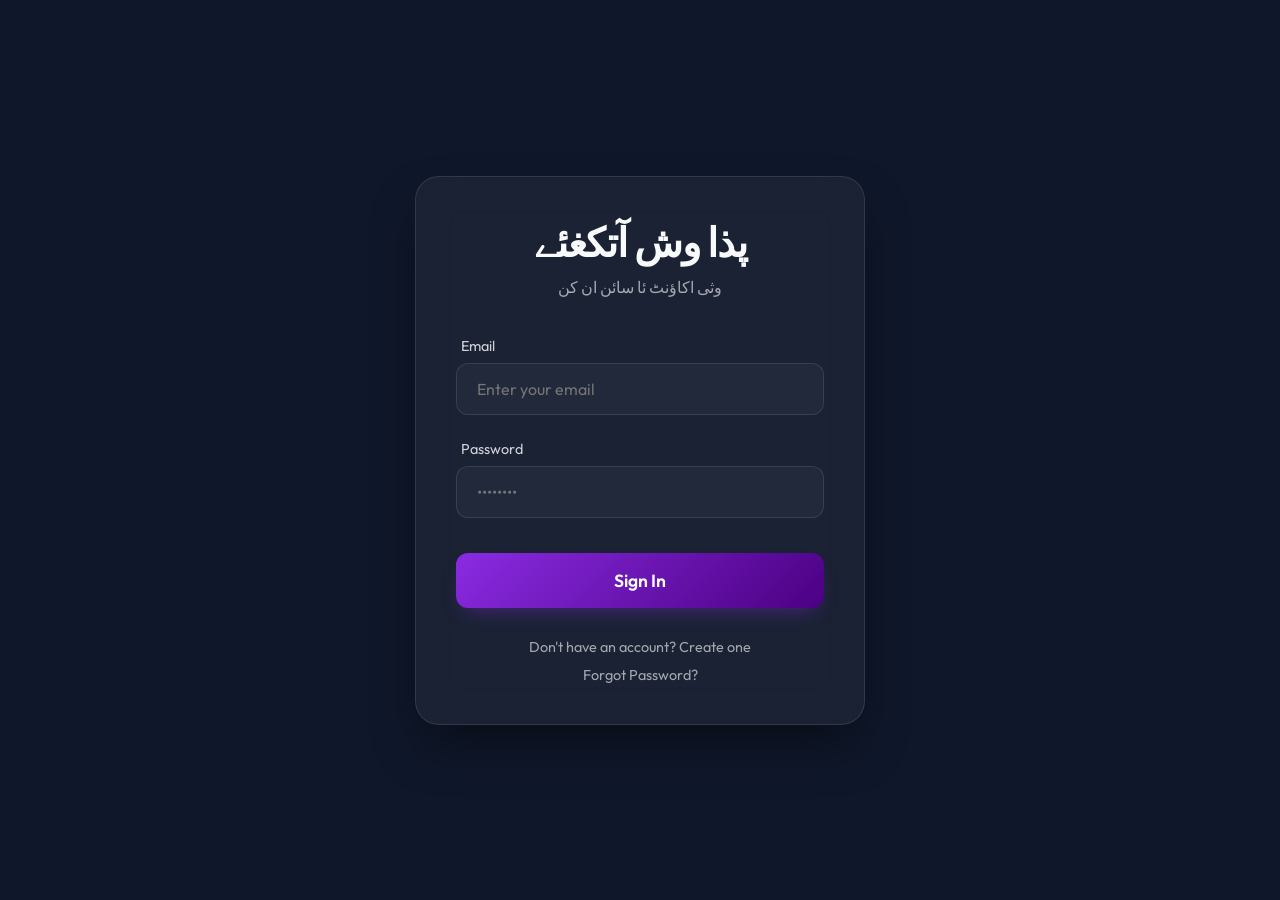
<file: index.html>
<!DOCTYPE html>
<html lang="en">

<head>
    <meta charset="UTF-8">
    <meta name="viewport" content="width=device-width, initial-scale=1.0">
    <title>Login</title>
    <link rel="preconnect" href="https://fonts.googleapis.com">
    <link rel="preconnect" href="https://fonts.gstatic.com" crossorigin>
    <link href="https://fonts.googleapis.com/css2?family=Outfit:wght@300;400;600;700&display=swap" rel="stylesheet">
    <link rel="stylesheet" href="css/style.css">
    <style>
        body {
            background: #0f172a;
        }
    </style>
</head>

<body>
    <div class="login-container">
        <div class="login-header">
            <h1>پذا وش آتکغئے</h1>
            <p>وثی اکاؤنٹ ئا سائن ان کن</p>
        </div>
        <form onsubmit="event.preventDefault(); window.location.href='dashboard.html'">
            <div class="form-group">
                <label for="email">Email</label>
                <div class="input-wrapper">
                    <input type="email" id="email" name="email" placeholder="Enter your email" required>
                    <div class="input-focus-line"></div>
                </div>
            </div>
            <div class="form-group">
                <label for="password">Password</label>
                <div class="input-wrapper">
                    <input type="password" id="password" name="password" placeholder="••••••••" required>
                    <div class="input-focus-line"></div>
                </div>
            </div>
            <button type="submit" class="btn-login">Sign In</button>
        </form>
        <div class="footer-links" style="display: flex; flex-direction: column; gap: 10px; align-items: center;">
            <a href="signup.html">Don't have an account? Create one</a>
            <a href="#">Forgot Password?</a>
        </div>
    </div>
    <script src="js/script.js"></script>
</body>

</html>
</file>
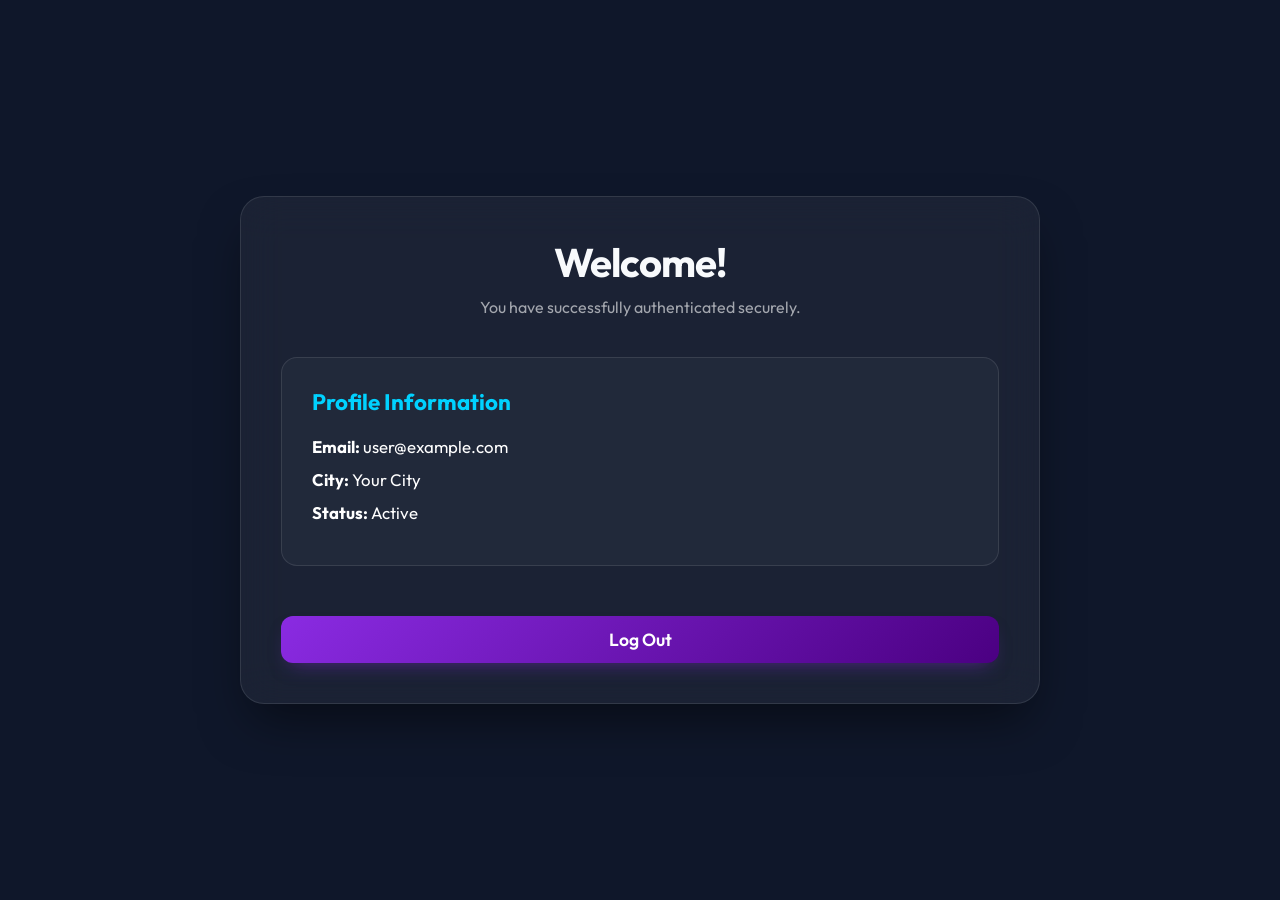
<file: dashboard.html>
<!DOCTYPE html>
<html lang="en">

<head>
    <meta charset="UTF-8">
    <meta name="viewport" content="width=device-width, initial-scale=1.0">
    <title>Dashboard | Premium Experience</title>
    <link rel="preconnect" href="https://fonts.googleapis.com">
    <link rel="preconnect" href="https://fonts.gstatic.com" crossorigin>
    <link href="https://fonts.googleapis.com/css2?family=Outfit:wght@300;400;600;700&display=swap" rel="stylesheet">
    <link rel="stylesheet" href="css/style.css">
    <style>
        body {
            background: #0f172a;
        }
    </style>
</head>

<body style="flex-direction: column;">
    <div class="login-container dashboard-container">
        <div class="login-header">
            <h1>Welcome!</h1>
            <p>You have successfully authenticated securely.</p>
        </div>
        <div class="profile-card">
            <h3 class="card-title">Profile Information</h3>
            <ul class="profile-list">
                <li><strong>Email:</strong> user@example.com</li>
                <li><strong>City:</strong> Your City</li>
                <li><strong>Status:</strong> Active</li>
            </ul>
        </div>
        <div style="margin-top: 40px; text-align: center;">
            <a href="index.html" class="btn-login"
                style="display: inline-block; text-decoration: none; padding: 12px 40px;">Log Out</a>
        </div>
    </div>
</body>

</html>
</file>
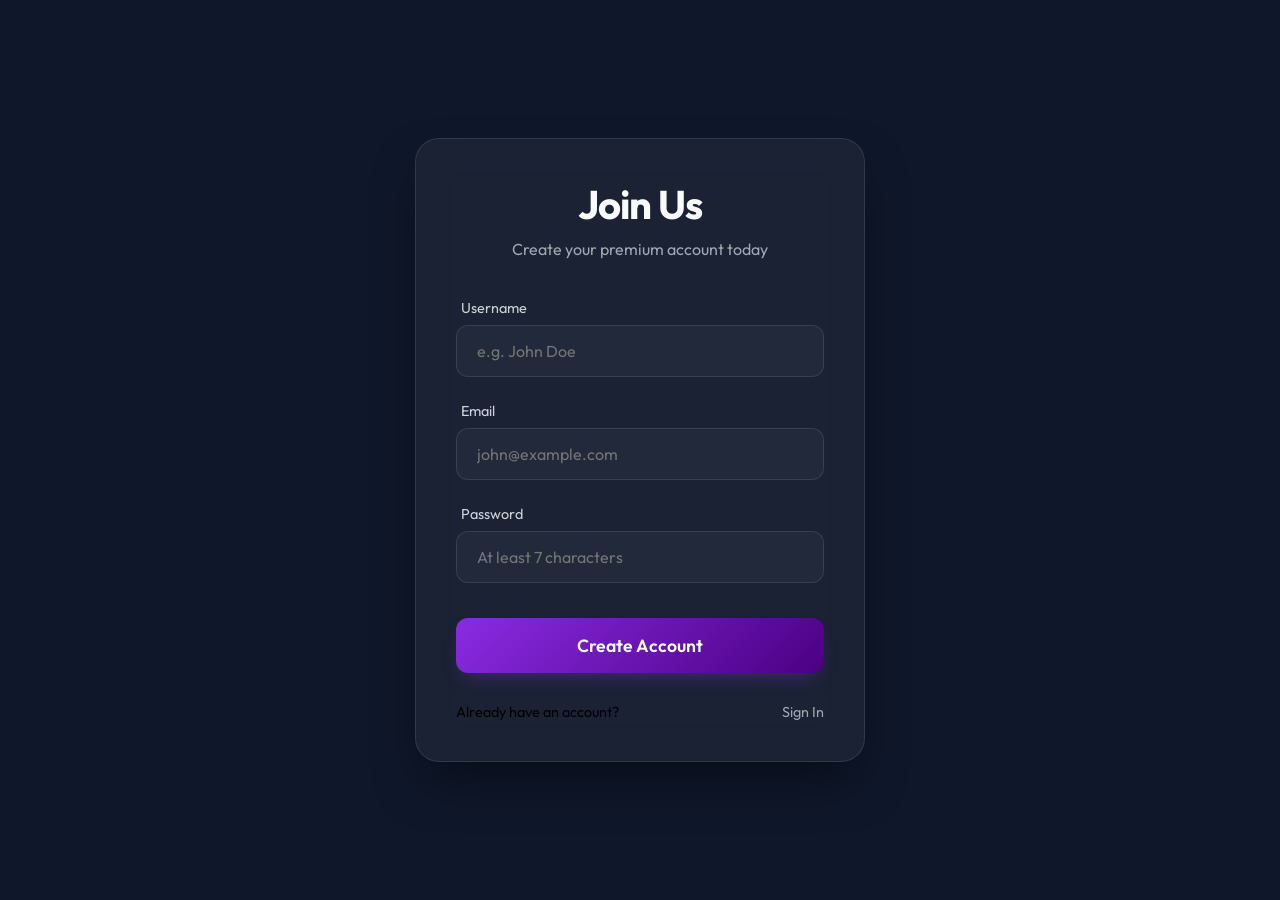
<file: signup.html>
<!DOCTYPE html>
<html lang="en">

<head>
    <meta charset="UTF-8">
    <meta name="viewport" content="width=device-width, initial-scale=1.0">
    <title>Create Account | Premium Experience</title>
    <link rel="preconnect" href="https://fonts.googleapis.com">
    <link rel="preconnect" href="https://fonts.gstatic.com" crossorigin>
    <link href="https://fonts.googleapis.com/css2?family=Outfit:wght@300;400;600;700&display=swap" rel="stylesheet">
    <link rel="stylesheet" href="css/style.css">
    <style>
        body {
            background: #0f172a;
        }
    </style>
</head>

<body>
    <div class="login-container">
        <div class="login-header">
            <h1>Join Us</h1>
            <p>Create your premium account today</p>
        </div>
        <form onsubmit="event.preventDefault(); window.location.href='index.html'">
            <div class="form-group">
                <label for="username">Username</label>
                <div class="input-wrapper">
                    <input type="text" id="username" name="username" placeholder="e.g. John Doe" required>
                    <div class="input-focus-line"></div>
                </div>
            </div>
            <div class="form-group">
                <label for="email">Email</label>
                <div class="input-wrapper">
                    <input type="email" id="email" name="email" placeholder="john@example.com" required>
                    <div class="input-focus-line"></div>
                </div>
            </div>
            <div class="form-group">
                <label for="password">Password</label>
                <div class="input-wrapper">
                    <input type="password" id="password" name="password" placeholder="At least 7 characters" required
                        minlength="7">
                    <div class="input-focus-line"></div>
                </div>
            </div>
            <button type="submit" class="btn-login">Create Account</button>
        </form>
        <div class="footer-links">
            <span>Already have an account?</span>
            <a href="index.html">Sign In</a>
        </div>
    </div>
    <script src="js/script.js"></script>
</body>

</html>
</file>
<file: css/style.css>
:root {
    --primary: #8a2be2;
    --secondary: #4b0082;
    --accent: #00d2ff;
    --bg-dark: #0f172a;
    --text-white: #f8fafc;
    --glass-bg: rgba(255, 255, 255, 0.05);
    --glass-border: rgba(255, 255, 255, 0.1);
}

* {
    margin: 0;
    padding: 0;
    box-sizing: border-box;
    font-family: 'Outfit', sans-serif;
}

body {
    min-height: 100vh;
    display: flex;
    align-items: center;
    justify-content: center;
    background: url('/static/home/images/bg.png') no-repeat center center fixed;
    background-size: cover;
    overflow-x: hidden;
    overflow-y: auto;
    padding: 20px;
}

.login-container {
    width: 100%;
    max-width: 450px;
    padding: 40px;
    background: var(--glass-bg);
    backdrop-filter: blur(20px);
    -webkit-backdrop-filter: blur(20px);
    border: 1px solid var(--glass-border);
    border-radius: 24px;
    box-shadow: 0 25px 50px -12px rgba(0, 0, 0, 0.5);
    animation: fadeIn 0.8s ease-out;
}

/* Response for Mobile Devices */
@media (max-width: 480px) {
    body {
        padding: 15px;
        align-items: flex-start;
        /* Better for long forms on small screens */
    }

    .login-container {
        padding: 30px 20px;
        border-radius: 20px;
        margin-top: 20px;
        margin-bottom: 20px;
    }

    .login-header h1 {
        font-size: 1.8rem;
    }

    .login-header p {
        font-size: 0.9rem;
    }

    .footer-links {
        flex-direction: column;
        gap: 15px;
    }

    input {
        padding: 12px 15px;
    }

    .btn-login {
        padding: 14px;
        font-size: 1rem;
    }
}

/* Premium Enhancements */
.login-container:hover {
    border-color: rgba(255, 255, 255, 0.2);
    box-shadow: 0 30px 60px -12px rgba(0, 0, 0, 0.6);
    transition: all 0.4s ease;
}

@keyframes fadeIn {
    from {
        opacity: 0;
        transform: translateY(30px);
    }

    to {
        opacity: 1;
        transform: translateY(0);
    }
}

.login-header {
    text-align: center;
    margin-bottom: 40px;
}

.login-header h1 {
    color: var(--text-white);
    font-size: 2.5rem;
    font-weight: 700;
    letter-spacing: -1px;
    margin-bottom: 10px;
}

.login-header p {
    color: rgba(255, 255, 255, 0.6);
    font-size: 1rem;
}

.form-group {
    margin-bottom: 25px;
    position: relative;
}

.form-group label {
    display: block;
    color: rgba(255, 255, 255, 0.8);
    font-size: 0.9rem;
    margin-bottom: 8px;
    margin-left: 5px;
    transition: all 0.3s ease;
}

.input-wrapper {
    position: relative;
}

input {
    width: 100%;
    padding: 15px 20px;
    background: rgba(255, 255, 255, 0.03);
    border: 1px solid var(--glass-border);
    border-radius: 12px;
    color: white;
    font-size: 1rem;
    outline: none;
    transition: all 0.3s cubic-bezier(0.4, 0, 0.2, 1);
}

input:focus {
    border-color: var(--accent);
    background: rgba(255, 255, 255, 0.08);
    box-shadow: 0 0 0 4px rgba(0, 210, 255, 0.1);
}

.btn-login {
    width: 100%;
    padding: 16px;
    background: linear-gradient(135deg, var(--primary), var(--secondary));
    border: none;
    border-radius: 12px;
    color: white;
    font-size: 1.1rem;
    font-weight: 600;
    cursor: pointer;
    transition: all 0.3s ease;
    margin-top: 10px;
    box-shadow: 0 10px 20px -10px rgba(138, 43, 226, 0.5);
}

.btn-login:hover {
    transform: translateY(-2px);
    box-shadow: 0 15px 25px -10px rgba(138, 43, 226, 0.6);
    filter: brightness(1.1);
}

.btn-login:active {
    transform: translateY(0);
}

.footer-links {
    margin-top: 30px;
    text-align: center;
    display: flex;
    justify-content: space-between;
    font-size: 0.9rem;
}

.footer-links a {
    color: rgba(255, 255, 255, 0.6);
    text-decoration: none;
    transition: color 0.3s ease;
}

.footer-links a:hover {
    color: var(--accent);
}

/* Dashboard Specific Styles */
.dashboard-container {
    max-width: 800px;
}

.profile-card {
    background: rgba(255, 255, 255, 0.03);
    padding: 30px;
    border-radius: 16px;
    border: 1px solid var(--glass-border);
    margin-bottom: 30px;
}

.card-title {
    color: var(--accent);
    margin-bottom: 20px;
    font-size: 1.4rem;
}

.profile-list {
    list-style: none;
    color: white;
}

.profile-list li {
    margin-bottom: 12px;
    font-size: 1.05rem;
}

.stats-grid {
    display: grid;
    grid-template-columns: 1fr 1fr;
    gap: 20px;
}

.stat-box {
    background: var(--glass-bg);
    padding: 25px;
    border-radius: 15px;
    text-align: center;
    border: 1px solid var(--glass-border);
}

.stat-box h4 {
    color: rgba(255, 255, 255, 0.7);
    font-size: 0.9rem;
    margin-bottom: 10px;
    text-transform: uppercase;
    letter-spacing: 1px;
}

.stat-value {
    font-size: 2.2rem;
    font-weight: 700;
    color: var(--accent);
}

.stat-value.secure {
    color: #2ecc71;
}

/* Micro-animations */
.input-focus-line {
    position: absolute;
    bottom: 0;
    left: 50%;
    width: 0;
    height: 2px;
    background: var(--accent);
    transition: all 0.4s ease;
    transform: translateX(-50%);
}

input:focus+.input-focus-line {
    width: 100%;
}

@media (max-width: 600px) {
    .stats-grid {
        grid-template-columns: 1fr;
    }

    .dashboard-container {
        padding: 25px 15px;
    }

    .profile-card {
        padding: 20px;
    }
}
</file>
